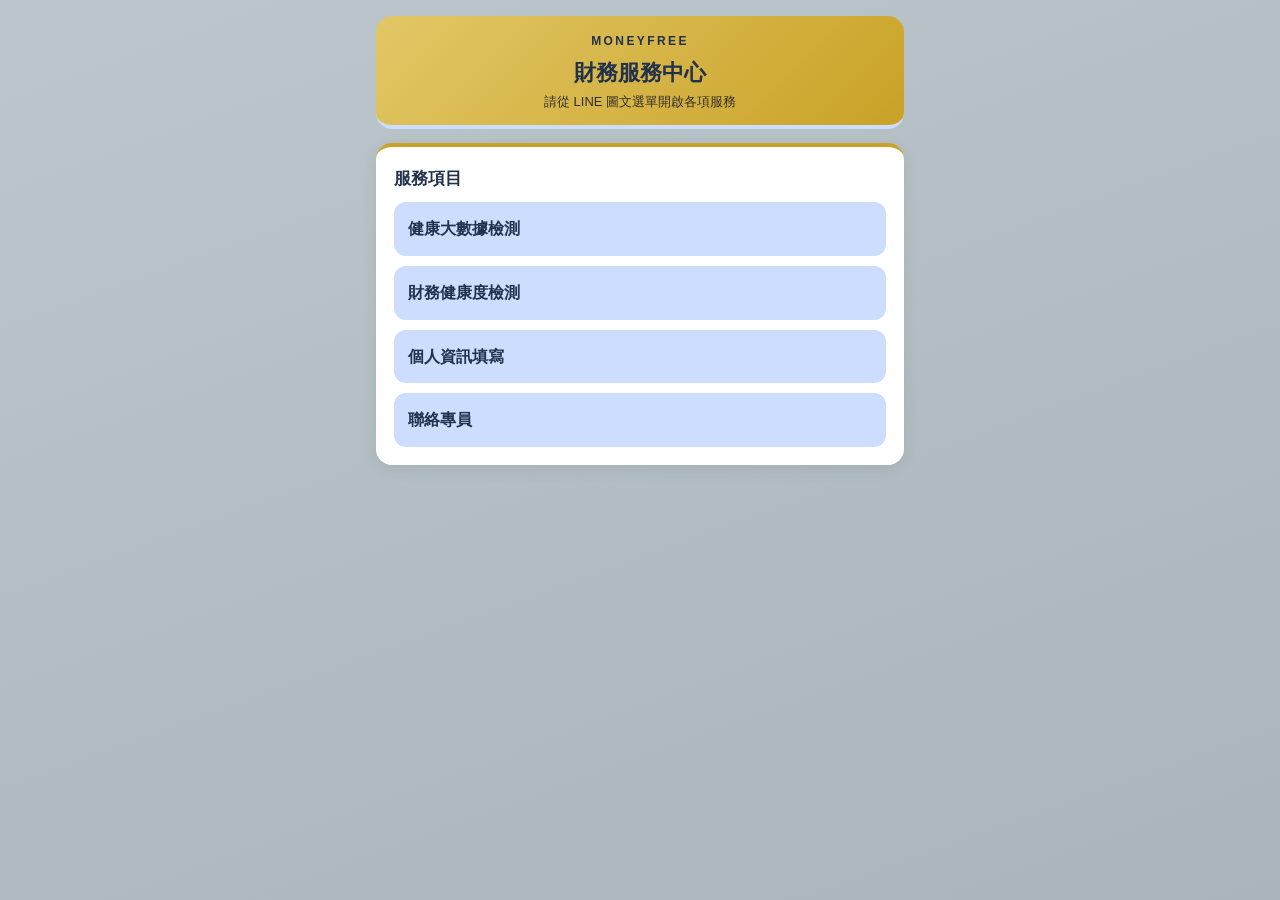
<file: index.html>
<!doctype html>
<html lang="zh-Hant">
<head>
<meta charset="utf-8">
<meta name="viewport" content="width=device-width, initial-scale=1">
<title>MoneyFree 財務服務</title>
<link rel="stylesheet" href="assets/mf_style.css?v=20261023e">
<script src="https://static.line-scdn.net/liff/edge/2/sdk.js"></script>
<script src="assets/mf_common.js?v=20261023e"></script>
</head>
<body>
<div class="mf-wrap">
  <div class="mf-header">
    <div class="mf-brand">MONEYFREE</div>
    <h1 class="mf-title">財務服務中心</h1>
    <p class="mf-sub">請從 LINE 圖文選單開啟各項服務</p>
  </div>
  <div id="mf_router" class="mf-loading"><div class="mf-spinner"></div>載入中…</div>
  <div id="mf_menu" class="mf-card mf-menu mf-hidden">
    <h2>服務項目</h2>
    <a href="health_detect.html">健康大數據檢測</a>
    <a href="money_health.html">財務健康度檢測</a>
    <a href="personal_info.html">個人資訊填寫</a>
    <a id="mf_contact" href="#">聯絡專員</a>
  </div>
</div>
<script>
// LIFF 入口:LIFF URL 例如 https://liff.line.me/{ID}/money_health.html
// LINE 會開啟本頁並帶 liff.state,依目標頁選擇對應 LIFF ID 初始化後自動導向
(async () => {
  document.getElementById('mf_contact').href = MF_CONFIG.contactUrl;
  const mfState = new URLSearchParams(location.search).get('liff.state') || '';
  const mfAllowed = ['health_detect.html', 'money_health.html', 'personal_info.html', 'owner_report.html'];
  const mfTarget = mfAllowed.find((p) => mfState.includes(p));
  if (!mfTarget || typeof liff === 'undefined') {
    mfShow('mf_router', false); mfShow('mf_menu');
    return;
  }
  try {
    const mfId = ['personal_info.html', 'owner_report.html'].includes(mfTarget) ? MF_CONFIG.liffFull : MF_CONFIG.liffHalf;
    await liff.init({ liffId: mfId }); // 初始化後 LIFF 會自動導向 liff.state 指定的頁面
  } catch (e) {
    location.replace(mfTarget);
  }
})();
</script>
</body>
</html>
</file>
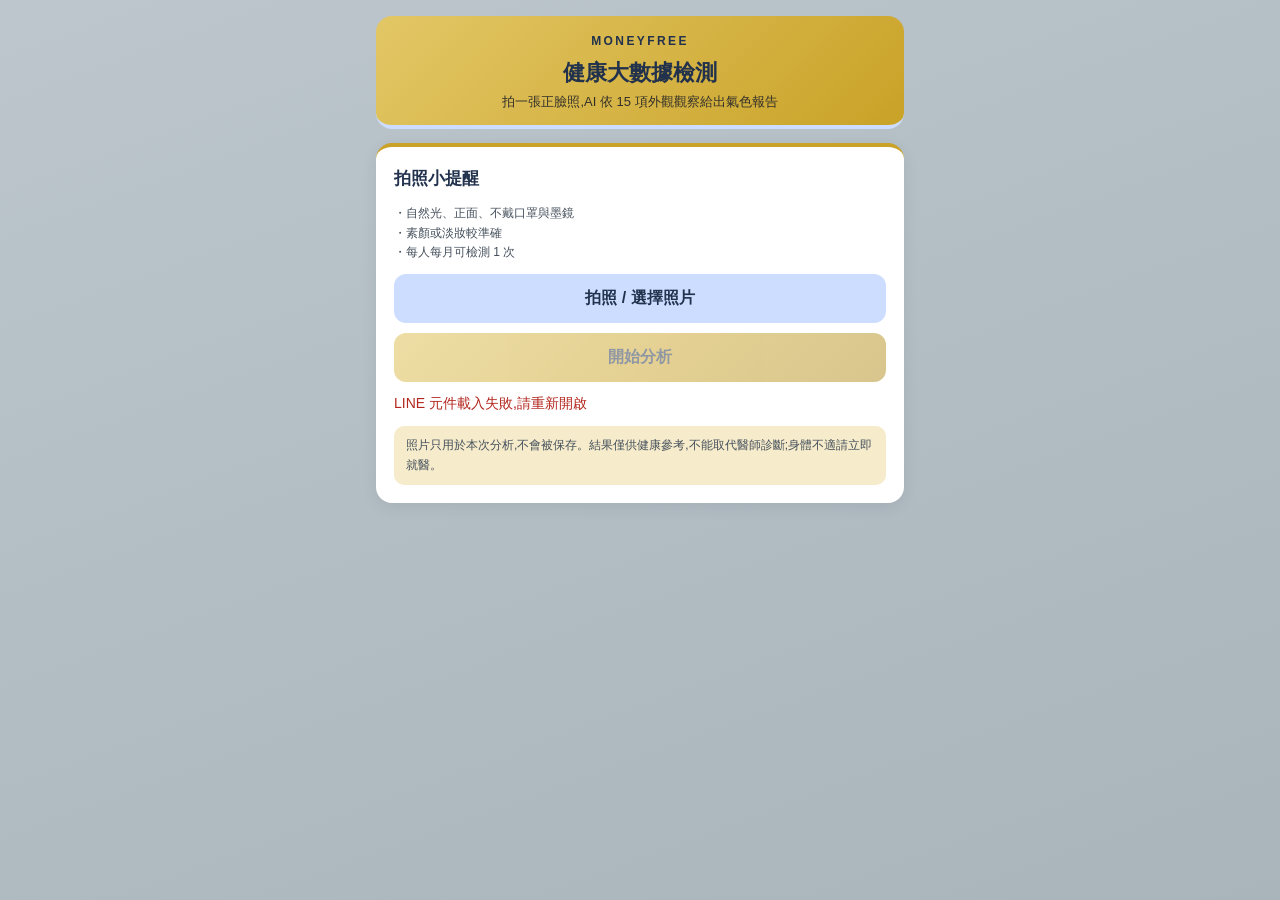
<file: health_detect.html>
<!doctype html>
<html lang="zh-Hant">
<head>
<meta charset="utf-8">
<meta name="viewport" content="width=device-width, initial-scale=1">
<title>健康大數據檢測</title>
<link rel="stylesheet" href="assets/mf_style.css?v=20261023e">
<script src="https://static.line-scdn.net/liff/edge/2/sdk.js"></script>
<script src="assets/mf_common.js?v=20261023e"></script>
</head>
<body>
<div class="mf-wrap">
  <div class="mf-header">
    <div class="mf-brand">MONEYFREE</div>
    <h1 class="mf-title">健康大數據檢測</h1>
    <p class="mf-sub">拍一張正臉照,AI 依 15 項外觀觀察給出氣色報告</p>
  </div>

  <div id="mf_loading" class="mf-loading"><div class="mf-spinner"></div><span id="mf_loading_text">載入中…</span></div>

  <div id="mf_intro" class="mf-card mf-hidden">
    <h2>拍照小提醒</h2>
    <p class="mf-note">・自然光、正面、不戴口罩與墨鏡<br>・素顏或淡妝較準確<br>・每人每月可檢測 1 次</p>
    <img id="mf_preview_img" class="mf-photo-preview mf-hidden" alt="照片預覽">
    <input id="mf_file" type="file" accept="image/*" capture="user" class="mf-hidden">
    <button id="mf_pick" class="mf-btn mf-ghost">拍照 / 選擇照片</button>
    <button id="mf_submit" class="mf-btn" disabled>開始分析</button>
    <div id="mf_err" class="mf-error"></div>
    <div class="mf-disclaimer">照片只用於本次分析,不會被保存。結果僅供健康參考,不能取代醫師診斷;身體不適請立即就醫。</div>
  </div>

  <div id="mf_report" class="mf-hidden">
    <div class="mf-card mf-score-big">
      <div class="mf-label" id="mf_month"></div>
      <div class="mf-num" id="mf_total">--</div>
      <div class="mf-label">綜合氣色分數(滿分 100)</div>
      <p id="mf_summary" style="text-align:left"></p>
    </div>
    <div class="mf-card"><h2>15 項觀察</h2><div id="mf_items"></div></div>
    <div class="mf-card"><h2>生活建議</h2><ul id="mf_tips"></ul></div>
    <div class="mf-card" id="mf_improve"><h2>健康改善建議</h2>
      <h3 class="mf-sub-h">🥗 飲食建議</h3><ul id="mf_diet"></ul>
      <h3 class="mf-sub-h">💊 營養補充品</h3><ul id="mf_supplements"></ul>
      <h3 class="mf-sub-h">🏃 運動建議</h3><ul id="mf_exercise"></ul>
      <div class="mf-disclaimer">本報告為外觀觀察,僅供健康參考,不能取代醫師診斷;營養補充品使用前請先諮詢醫師或藥師,如有不適或急症請立即就醫。每人每月可檢測 1 次。</div>
    </div>
    <button class="mf-btn" style="margin-top:14px" id="mf_retest">再測一次</button>
    <p class="mf-note mf-hidden" id="mf_quota_note" style="text-align:center;margin-top:14px">本月檢測額度已用完,下個月可以再測</p>
    <button class="mf-btn mf-ghost" style="margin-top:10px" onclick="mfClose()">關閉</button>
  </div>
</div>
<script>
const MF_ITEMS = [
  ['complexion', '氣色紅潤度'], ['tone_even', '膚色均勻度'], ['radiance', '皮膚光澤度'],
  ['eye_energy', '眼神精神度'], ['dark_circles', '黑眼圈改善度'], ['eye_puffiness', '眼周浮腫改善度'],
  ['lip_color', '唇色健康度'], ['face_puffiness', '臉部浮腫改善度'], ['fatigue_lines', '疲勞紋改善度'],
  ['blemish', '痘痘泛紅改善度'], ['relaxation', '表情放鬆度'], ['posture', '臉部對稱與姿態'],
  ['hair', '頭髮光澤度'], ['hydration', '皮膚水潤度'], ['vitality', '整體活力感'],
];
let mfImageData = null;

function mfRenderReport(mfRec, mfRemaining = 0) {
  mfShow('mf_retest', mfRemaining > 0);
  mfShow('mf_quota_note', !(mfRemaining > 0));
  document.getElementById('mf_retest').textContent = `再測一次(本月剩 ${mfRemaining} 次)`;
  document.getElementById('mf_month').textContent = `${mfRec.month} 檢測報告`;
  document.getElementById('mf_total').textContent = mfRec.total;
  const mfS = mfRec.scores || {};
  document.getElementById('mf_summary').textContent = mfS.summary || mfRec.summary || '';
  document.getElementById('mf_items').innerHTML = MF_ITEMS.map(([k, label]) => {
    const v = Math.max(0, Math.min(100, Number(mfS.scores?.[k] ?? 0)));
    return `<div class="mf-bar-row"><div class="mf-bar-head"><span>${label}</span><b>${v}</b></div>
      <div class="mf-bar"><i style="width:${v}%"></i></div>
      <div class="mf-bar-note">${mfEsc(mfS.notes?.[k] || '')}</div></div>`;
  }).join('');
  const mfList = (id, arr) => {
    const el = document.getElementById(id);
    el.innerHTML = (arr || []).map((t) => `<li>${mfEsc(t)}</li>`).join('');
    el.previousElementSibling.classList.toggle('mf-hidden', !(arr || []).length);
  };
  document.getElementById('mf_tips').innerHTML = (mfS.tips || []).map((t) => `<li>${mfEsc(t)}</li>`).join('');
  mfList('mf_diet', mfS.diet); mfList('mf_supplements', mfS.supplements); mfList('mf_exercise', mfS.exercise);
  mfShow('mf_intro', false); mfShow('mf_loading', false); mfShow('mf_report');
}

function mfResize(mfFile) {
  return new Promise((resolve, reject) => {
    const mfImg = new Image();
    mfImg.onload = () => {
      const mfMax = 900;
      const r = Math.min(1, mfMax / Math.max(mfImg.width, mfImg.height));
      const c = document.createElement('canvas');
      c.width = Math.round(mfImg.width * r); c.height = Math.round(mfImg.height * r);
      c.getContext('2d').drawImage(mfImg, 0, 0, c.width, c.height);
      URL.revokeObjectURL(mfImg.src);
      resolve(c.toDataURL('image/jpeg', 0.85));
    };
    mfImg.onerror = () => reject(new Error('無法讀取照片'));
    mfImg.src = URL.createObjectURL(mfFile);
  });
}

document.getElementById('mf_retest').onclick = () => {
  mfImageData = null;
  document.getElementById('mf_file').value = '';
  document.getElementById('mf_preview_img').classList.add('mf-hidden');
  document.getElementById('mf_submit').disabled = true;
  document.getElementById('mf_pick').textContent = '拍照 / 選擇照片';
  document.getElementById('mf_err').textContent = '';
  mfShow('mf_report', false); mfShow('mf_intro'); window.scrollTo(0, 0);
};
document.getElementById('mf_pick').onclick = () => document.getElementById('mf_file').click();
document.getElementById('mf_file').onchange = async (e) => {
  const f = e.target.files[0];
  if (!f) return;
  try {
    mfImageData = await mfResize(f);
    const p = document.getElementById('mf_preview_img');
    p.src = mfImageData; p.classList.remove('mf-hidden');
    document.getElementById('mf_submit').disabled = false;
    document.getElementById('mf_pick').textContent = '重新拍照';
  } catch (err) { document.getElementById('mf_err').textContent = err.message; }
};
document.getElementById('mf_submit').onclick = async () => {
  if (!mfImageData) return;
  document.getElementById('mf_err').textContent = '';
  mfShow('mf_intro', false); mfShow('mf_loading');
  document.getElementById('mf_loading_text').textContent = 'AI 分析中,約需 10–20 秒…';
  try {
    const r = await mfApi('health_submit', { image: mfImageData });
    if (r.mfPreview) { mfToast('預覽模式不會送出分析'); mfShow('mf_loading', false); mfShow('mf_intro'); return; }
    mfRenderReport(r.record, r.remaining);
  } catch (err) {
    if (err.mfStatus === 409 && err.mfData.record) { mfToast('本月額度已用完'); mfRenderReport(err.mfData.record, 0); return; }
    mfShow('mf_loading', false); mfShow('mf_intro');
    document.getElementById('mf_err').textContent = err.message;
  }
};

(async () => {
  try {
    await mfInit(MF_CONFIG.liffHalf);
    const r = await mfApi('health_status');
    if (r.record) { mfRenderReport(r.record, r.remaining); return; }
    mfShow('mf_loading', false); mfShow('mf_intro');
  } catch (err) {
    mfShow('mf_loading', false); mfShow('mf_intro');
    document.getElementById('mf_err').textContent = err.message;
  }
})();
</script>
</body>
</html>
</file>
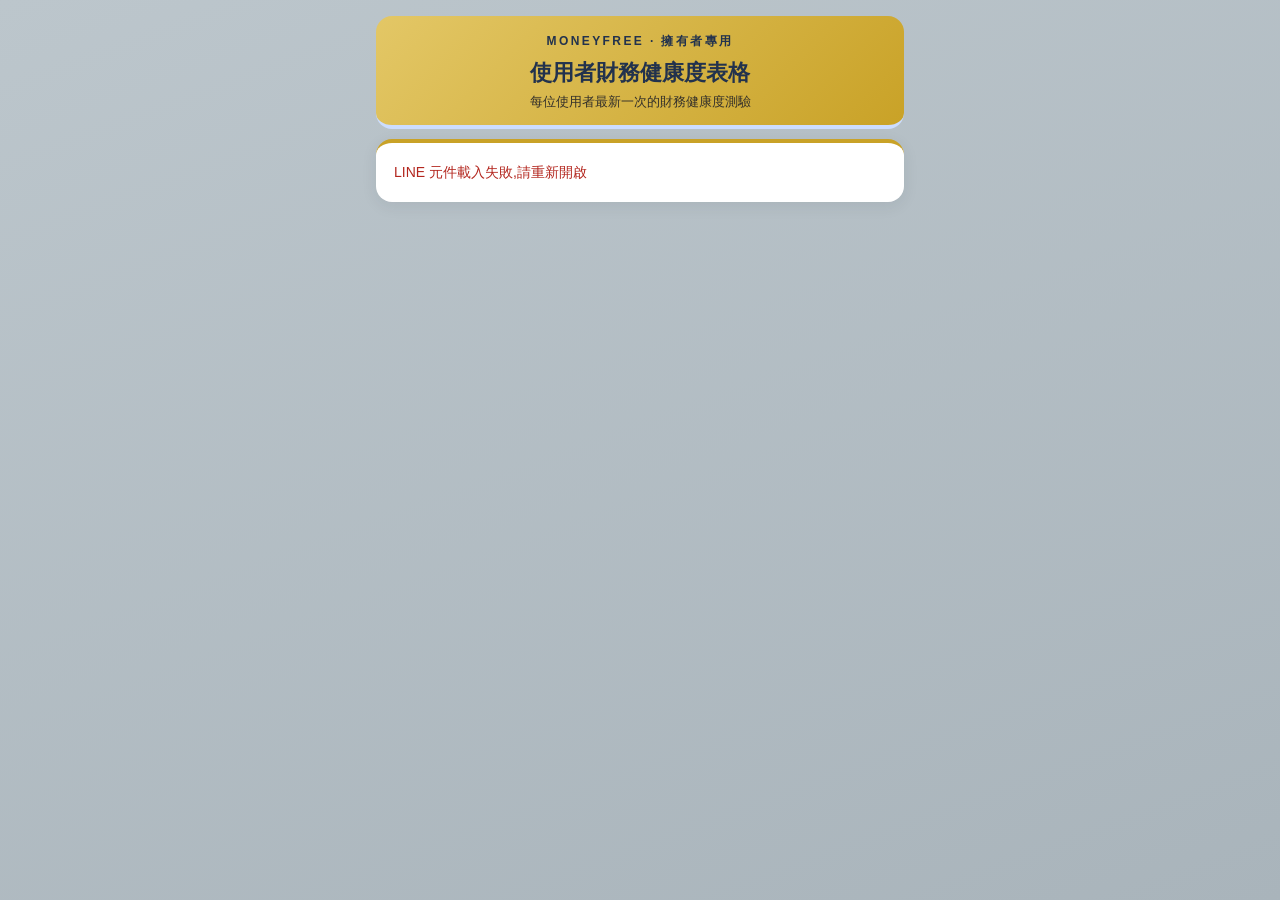
<file: owner_report.html>
<!doctype html>
<html lang="zh-Hant">
<head>
<meta charset="utf-8">
<meta name="viewport" content="width=device-width, initial-scale=1">
<title>使用者財務健康度表格</title>
<link rel="stylesheet" href="assets/mf_style.css?v=20261023e">
<script src="https://static.line-scdn.net/liff/edge/2/sdk.js"></script>
<script src="assets/mf_common.js?v=20261023e"></script>
<script src="assets/mf_quiz_data.js?v=20261023e"></script>
<style>
  .mf-stats { display: grid; grid-template-columns: 1fr 1fr; gap: 10px; }
  .mf-stat { background: var(--mf-blue-soft); border-radius: 12px; padding: 12px; text-align: center; }
  .mf-stat b { display: block; font-size: 28px; color: var(--mf-gold-dark); }
  .mf-stat span { font-size: 12px; color: var(--mf-muted); }
  .mf-dist-row { display: grid; grid-template-columns: 74px 1fr 40px; align-items: center; gap: 8px; margin: 8px 0; font-size: 13px; }
  .mf-dist-bar { height: 18px; background: var(--mf-blue-soft); border-radius: 6px; overflow: hidden; }
  .mf-dist-bar > i { display: block; height: 100%; background: linear-gradient(90deg, #dcbc4a, var(--mf-gold-dark)); }
  .mf-table-wrap { overflow-x: auto; -webkit-overflow-scrolling: touch; margin: 0 -6px; }
  .mf-table { border-collapse: collapse; width: 100%; min-width: 520px; font-size: 13px; }
  .mf-table th, .mf-table td { padding: 8px 6px; border-bottom: 1px solid var(--mf-line); text-align: center; white-space: nowrap; }
  .mf-table th { background: var(--mf-blue-soft); color: var(--mf-blue); position: sticky; top: 0; cursor: pointer; }
  .mf-table td:first-child, .mf-table th:first-child { text-align: left; position: sticky; left: 0; background: #fff; }
  .mf-table th:first-child { background: var(--mf-blue-soft); }
  .mf-table .mf-total { font-weight: 800; color: var(--mf-gold-dark); }
</style>
</head>
<body>
<div class="mf-wrap">
  <div class="mf-header">
    <div class="mf-brand">MONEYFREE · 擁有者專用</div>
    <h1 class="mf-title">使用者財務健康度表格</h1>
    <p class="mf-sub">每位使用者最新一次的財務健康度測驗</p>
  </div>
  <div id="mf_loading" class="mf-loading"><div class="mf-spinner"></div>載入中…</div>
  <div id="mf_err" class="mf-card mf-error mf-hidden"></div>

  <div id="mf_week" class="mf-hidden">
    <div class="mf-card"><h2>過去一週檢測</h2><p class="mf-note" id="mf_week_range"></p>
      <h3 class="mf-sub-h">健康大數據檢測</h3><div class="mf-table-wrap"><table class="mf-table" id="mf_week_health" style="min-width:0"></table></div>
      <h3 class="mf-sub-h">財務健康度檢測</h3><div class="mf-table-wrap"><table class="mf-table" id="mf_week_quiz" style="min-width:0"></table></div>
    </div>
  </div>

  <div id="mf_report" class="mf-hidden">
    <div class="mf-card">
      <div class="mf-stats">
        <div class="mf-stat"><b id="mf_count">0</b><span>已測驗人數</span></div>
        <div class="mf-stat"><b id="mf_avg">0</b><span>平均總分</span></div>
      </div>
    </div>
    <div class="mf-card"><h2>總分分佈</h2><div id="mf_dist"></div></div>
    <div class="mf-card"><h2>五力平均</h2><div id="mf_dimavg"></div></div>
    <div class="mf-card"><h2>使用者明細</h2>
      <p class="mf-note">點欄位標題可排序;表格可左右滑動</p>
      <div class="mf-table-wrap"><table class="mf-table"><thead id="mf_thead"></thead><tbody id="mf_tbody"></tbody></table></div>
    </div>
    <button class="mf-btn mf-ghost" style="margin-top:14px" onclick="mfClose()">關閉</button>
  </div>
</div>
<script>
const MF_BANDS = [[80, 100, '80–100'], [60, 79, '60–79'], [40, 59, '40–59'], [0, 39, '0–39']];
let mfRows = []; let mfSort = { key: 'total', dir: -1 };

function mfBar(label, value, max, text) {
  const w = max ? Math.round((value / max) * 100) : 0;
  return `<div class="mf-dist-row"><span>${label}</span><div class="mf-dist-bar"><i style="width:${w}%"></i></div><b>${text}</b></div>`;
}

function mfRenderTable() {
  const MF_SHORT = { flex: '彈性', stress: '抗壓', ret: '回報', health: '健康', growth: '成長' };
  const cols = [['name', '使用者'], ['total', '總分'], ['persona', '性格'], ...MF_DIMS.map(([k]) => [k, MF_SHORT[k]]), ['at', '測驗日期'], ['times', '次數']];
  document.getElementById('mf_thead').innerHTML = `<tr>${cols.map(([k, l]) =>
    `<th data-k="${k}">${l}${mfSort.key === k ? (mfSort.dir < 0 ? ' ▼' : ' ▲') : ''}</th>`).join('')}</tr>`;
  const val = (r, k) => (MF_DIMS.some(([d]) => d === k) ? Number(r.dims?.[k]) || 0 : r[k]);
  const rows = [...mfRows].sort((a, b) => {
    const x = val(a, mfSort.key); const y = val(b, mfSort.key);
    return (x > y ? 1 : x < y ? -1 : 0) * mfSort.dir;
  });
  document.getElementById('mf_tbody').innerHTML = rows.map((r) => `<tr>
    <td>${mfEsc(r.name)}</td><td class="mf-total">${r.total}</td><td>${mfEsc(r.persona)}</td>
    ${MF_DIMS.map(([k]) => `<td>${Number(r.dims?.[k]) || 0}</td>`).join('')}
    <td>${new Date(r.at).toLocaleDateString('zh-TW')}</td><td>${r.times}</td></tr>`).join('');
}

function mfRender(rows) {
  mfRows = rows;
  const n = rows.length;
  document.getElementById('mf_count').textContent = n;
  document.getElementById('mf_avg').textContent = n ? Math.round(rows.reduce((s, r) => s + r.total, 0) / n) : '-';
  const counts = MF_BANDS.map(([lo, hi]) => rows.filter((r) => r.total >= lo && r.total <= hi).length);
  const maxC = Math.max(1, ...counts);
  document.getElementById('mf_dist').innerHTML = MF_BANDS.map(([, , label], i) => mfBar(label + ' 分', counts[i], maxC, `${counts[i]} 人`)).join('');
  document.getElementById('mf_dimavg').innerHTML = MF_DIMS.map(([k, label]) => {
    const avg = n ? Math.round(rows.reduce((s, r) => s + (Number(r.dims?.[k]) || 0), 0) / n) : 0;
    return mfBar(label.replace('程度', '').replace('度', ''), avg, 100, avg);
  }).join('');
  mfRenderTable();
  mfShow('mf_loading', false); mfShow('mf_report');
}

// 每週報表卡片的「看完整表格」會帶 ?week=1
function mfDayTw(iso) { return new Date(iso).toLocaleDateString('zh-TW', { timeZone: 'Asia/Taipei', month: '2-digit', day: '2-digit' }); }
function mfWeekTable(id, rows, resultLabel) {
  const body = rows.length
    ? rows.map((r) => `<tr><td>${mfEsc(r.name)}</td><td class="mf-total">${r.total}</td><td style="white-space:normal;text-align:left">${mfEsc(r.result || '-')}</td><td>${mfDayTw(r.at)}</td></tr>`).join('')
    : '<tr><td colspan="4" style="text-align:center">本週無新檢測</td></tr>';
  document.getElementById(id).innerHTML = `<thead><tr><th>使用者</th><th>分數</th><th>${resultLabel}</th><th>日期</th></tr></thead><tbody>${body}</tbody>`;
}
function mfRenderWeek(d) {
  document.getElementById('mf_week_range').textContent = `${mfDayTw(d.from)} ~ ${mfDayTw(new Date(new Date(d.to) - 1).toISOString())}(健康 ${d.health.length} 人次、財務 ${d.quiz.length} 人次)`;
  mfWeekTable('mf_week_health', d.health, '總評');
  mfWeekTable('mf_week_quiz', d.quiz, '理財性格');
  mfShow('mf_week');
}

document.getElementById('mf_thead').onclick = (e) => {
  const k = e.target.closest('th')?.dataset.k;
  if (!k) return;
  mfSort = { key: k, dir: mfSort.key === k ? -mfSort.dir : -1 };
  mfRenderTable();
};

(async () => {
  try {
    await mfInit(MF_CONFIG.liffFull);
    const mfWeekMode = new URLSearchParams(location.search).get('week') === '1';
    const r = await mfApi('owner_quiz_report');
    if (mfWeekMode) {
      const w = await mfApi('owner_weekly');
      mfRenderWeek(w.mfPreview ? { from: new Date(Date.now() - 7 * 864e5).toISOString(), to: new Date().toISOString(),
        health: [{ name: '預覽 A', total: 78, result: '氣色不錯,注意睡眠', at: new Date().toISOString() }],
        quiz: [{ name: '預覽 B', total: 62, result: '潛力探索者', at: new Date().toISOString() }] } : w);
    }
    if (r.mfPreview) {
      mfRender([
        { name: '預覽 A', total: 82, persona: '財務領航者', dims: { flex: 85, stress: 80, ret: 78, health: 84, growth: 83 }, at: new Date().toISOString(), times: 2 },
        { name: '預覽 B', total: 55, persona: '潛力探索者', dims: { flex: 60, stress: 50, ret: 40, health: 62, growth: 63 }, at: new Date().toISOString(), times: 1 },
        { name: '預覽 C', total: 33, persona: '重新起步者', dims: { flex: 30, stress: 35, ret: 20, health: 40, growth: 40 }, at: new Date().toISOString(), times: 1 },
      ]);
      return;
    }
    mfRender(r.rows || []);
  } catch (err) {
    mfShow('mf_loading', false);
    const el = document.getElementById('mf_err'); el.textContent = err.message; el.classList.remove('mf-hidden');
  }
})();
</script>
</body>
</html>
</file>
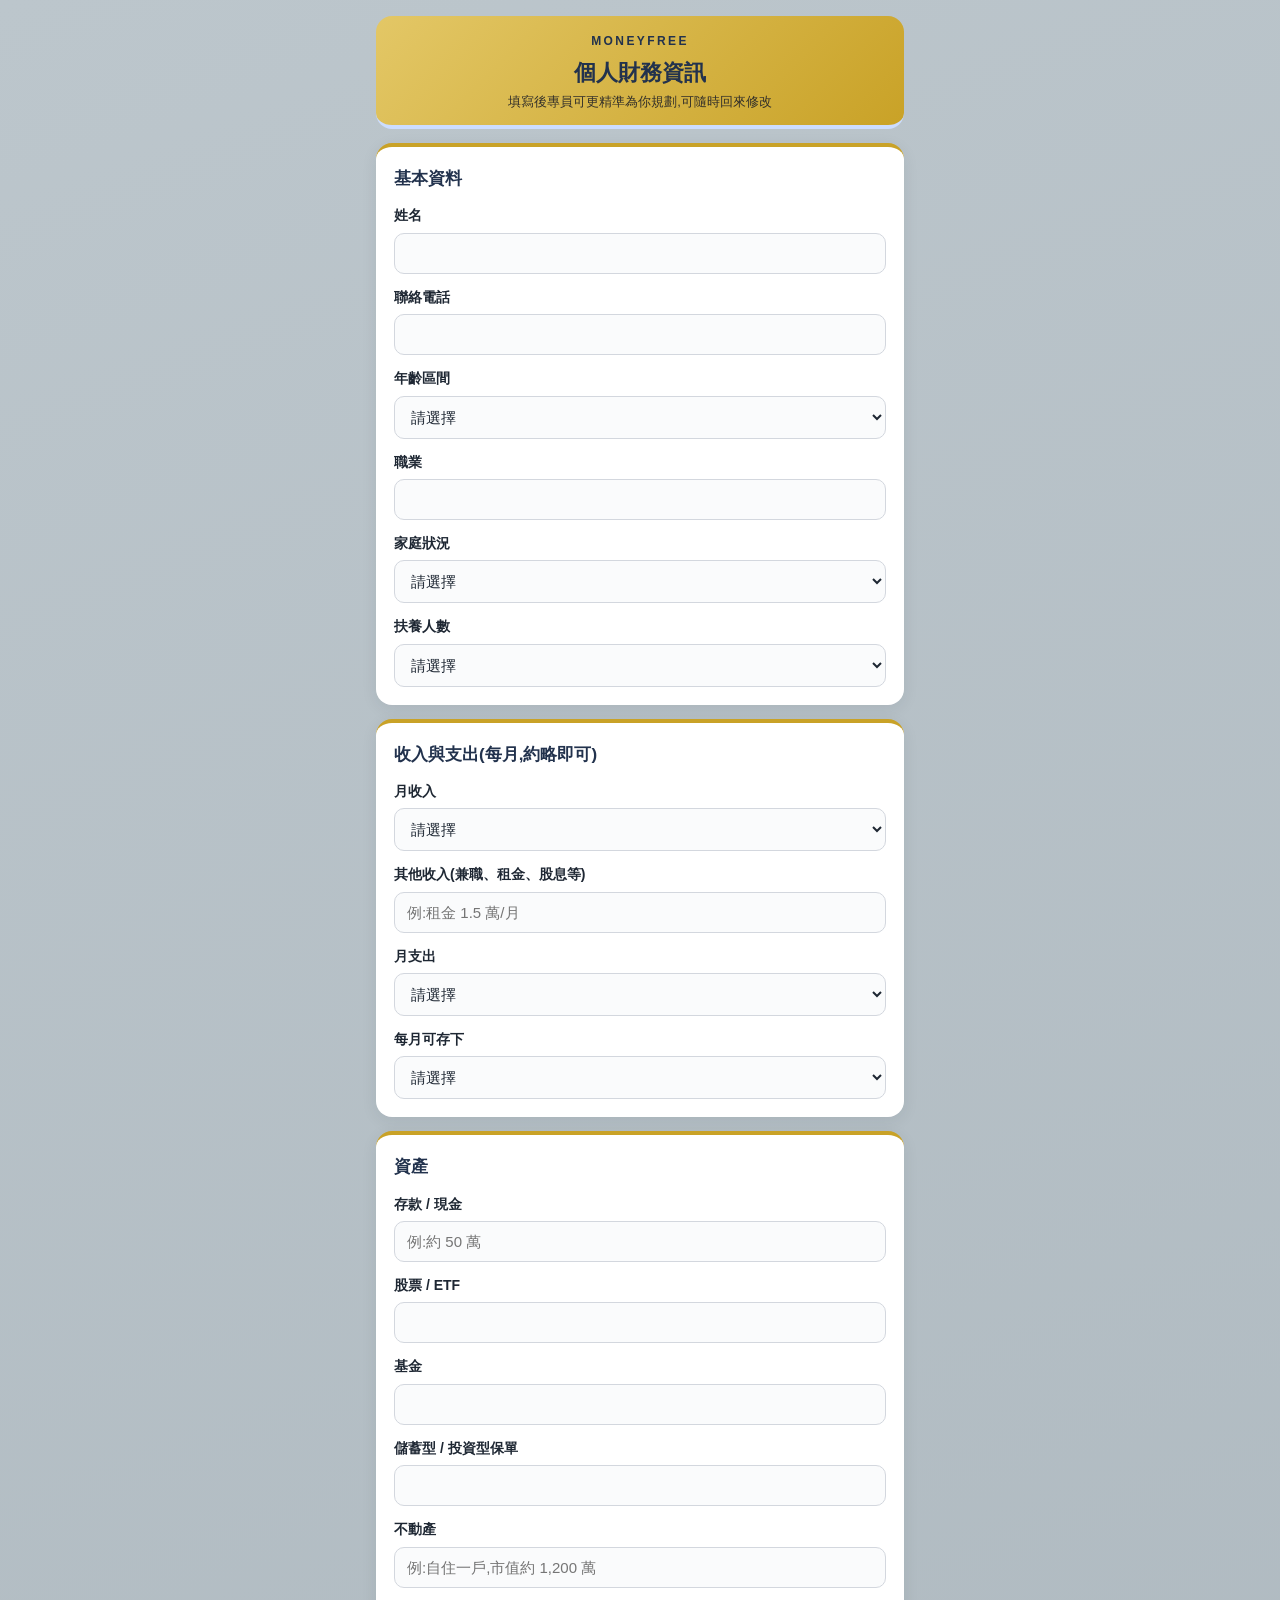
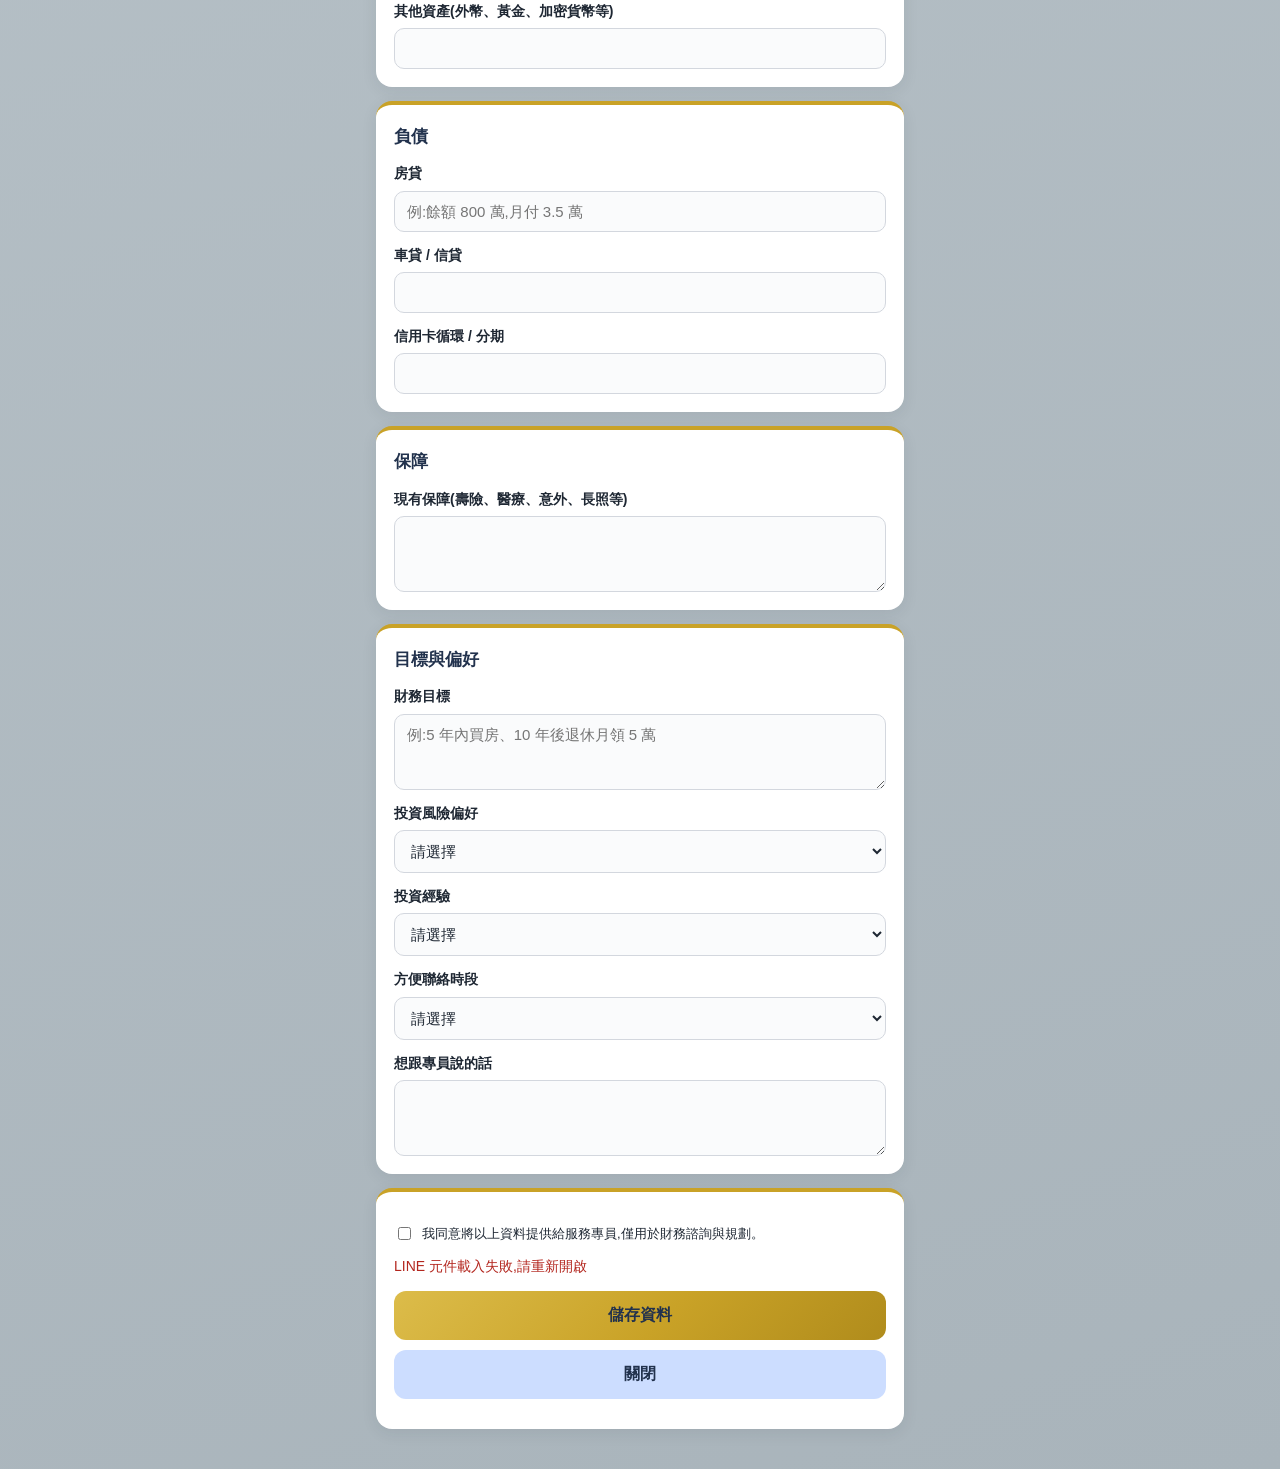
<file: personal_info.html>
<!doctype html>
<html lang="zh-Hant">
<head>
<meta charset="utf-8">
<meta name="viewport" content="width=device-width, initial-scale=1">
<title>個人資訊填寫</title>
<link rel="stylesheet" href="assets/mf_style.css?v=20261023e">
<script src="https://static.line-scdn.net/liff/edge/2/sdk.js"></script>
<script src="assets/mf_common.js?v=20261023e"></script>
</head>
<body>
<div class="mf-wrap">
  <div class="mf-header">
    <div class="mf-brand">MONEYFREE</div>
    <h1 class="mf-title">個人財務資訊</h1>
    <p class="mf-sub">填寫後專員可更精準為你規劃,可隨時回來修改</p>
  </div>
  <div id="mf_loading" class="mf-loading"><div class="mf-spinner"></div>載入中…</div>
  <form id="mf_form" class="mf-hidden" autocomplete="off"></form>
</div>
<script>
// [區塊標題, [[欄位代號, 標籤, 類型, 選項或提示]]]
const MF_SECTIONS = [
  ['基本資料', [
    ['name', '姓名', 'text'], ['phone', '聯絡電話', 'tel'],
    ['age', '年齡區間', 'select', ['20 歲以下', '20–29', '30–39', '40–49', '50–59', '60 歲以上']],
    ['job', '職業', 'text'],
    ['family', '家庭狀況', 'select', ['單身', '已婚無子女', '已婚有子女', '單親', '其他']],
    ['dependents', '扶養人數', 'select', ['0', '1', '2', '3', '4 人以上']],
  ]],
  ['收入與支出(每月,約略即可)', [
    ['income', '月收入', 'select', ['3 萬以下', '3–5 萬', '5–8 萬', '8–12 萬', '12–20 萬', '20 萬以上']],
    ['side_income', '其他收入(兼職、租金、股息等)', 'text', '例:租金 1.5 萬/月'],
    ['expense', '月支出', 'select', ['2 萬以下', '2–4 萬', '4–6 萬', '6–10 萬', '10 萬以上']],
    ['saving_rate', '每月可存下', 'select', ['幾乎存不了', '收入 10% 以下', '10–20%', '20–40%', '40% 以上']],
  ]],
  ['資產', [
    ['cash', '存款 / 現金', 'text', '例:約 50 萬'],
    ['stocks', '股票 / ETF', 'text'], ['funds', '基金', 'text'],
    ['insurance_saving', '儲蓄型 / 投資型保單', 'text'],
    ['real_estate', '不動產', 'text', '例:自住一戶,市值約 1,200 萬'],
    ['other_assets', '其他資產(外幣、黃金、加密貨幣等)', 'text'],
  ]],
  ['負債', [
    ['mortgage', '房貸', 'text', '例:餘額 800 萬,月付 3.5 萬'],
    ['car_loan', '車貸 / 信貸', 'text'], ['card_debt', '信用卡循環 / 分期', 'text'],
  ]],
  ['保障', [
    ['protection', '現有保障(壽險、醫療、意外、長照等)', 'textarea'],
  ]],
  ['目標與偏好', [
    ['goals', '財務目標', 'textarea', '例:5 年內買房、10 年後退休月領 5 萬'],
    ['risk', '投資風險偏好', 'select', ['保守:不能接受虧損', '穩健:可接受小幅波動', '積極:可承受較大波動以換取成長']],
    ['experience', '投資經驗', 'select', ['沒有', '1–3 年', '3–10 年', '10 年以上']],
    ['contact_time', '方便聯絡時段', 'select', ['平日白天', '平日晚上', '週末', '皆可']],
    ['notes', '想跟專員說的話', 'textarea'],
  ]],
];

function mfBuildForm() {
  const html = MF_SECTIONS.map(([title, fields]) => `<div class="mf-card"><h2>${title}</h2>${fields.map(([k, label, type, extra]) => {
    const id = `mf_f_${k}`;
    if (type === 'select') {
      return `<label class="mf-field">${label}<select id="${id}" name="${k}"><option value="">請選擇</option>${extra.map((o) => `<option>${o}</option>`).join('')}</select></label>`;
    }
    if (type === 'textarea') return `<label class="mf-field">${label}<textarea id="${id}" name="${k}" maxlength="500" placeholder="${extra || ''}"></textarea></label>`;
    return `<label class="mf-field">${label}<input id="${id}" name="${k}" type="${type}" maxlength="200" placeholder="${extra || ''}"></label>`;
  }).join('')}</div>`).join('');
  document.getElementById('mf_form').innerHTML = `${html}
    <div class="mf-card">
      <label class="mf-check"><input type="checkbox" id="mf_consent">我同意將以上資料提供給服務專員,僅用於財務諮詢與規劃。</label>
      <div id="mf_err" class="mf-error"></div>
      <button type="submit" class="mf-btn" style="margin-top:14px" id="mf_save">儲存資料</button>
      <button type="button" class="mf-btn mf-ghost" onclick="mfClose()">關閉</button>
      <p class="mf-note" id="mf_updated"></p>
    </div>`;
}

function mfFill(mfData) {
  Object.entries(mfData || {}).forEach(([k, v]) => {
    const el = document.getElementById(`mf_f_${k}`);
    if (el) el.value = v;
  });
}

mfBuildForm();
document.getElementById('mf_form').onsubmit = async (e) => {
  e.preventDefault();
  const errEl = document.getElementById('mf_err');
  errEl.textContent = '';
  if (!document.getElementById('mf_consent').checked) { errEl.textContent = '請先勾選同意提供資料'; return; }
  const data = {};
  new FormData(e.target).forEach((v, k) => { if (String(v).trim()) data[k] = String(v).trim(); });
  if (!data.name || !data.phone) { errEl.textContent = '請至少填寫姓名與聯絡電話'; return; }
  const btn = document.getElementById('mf_save');
  btn.disabled = true; btn.textContent = '儲存中…';
  try {
    const r = await mfApi('personal_save', { data });
    mfToast(r.mfPreview ? '預覽模式不會儲存' : '已儲存,專員會盡快與你聯繫');
    document.getElementById('mf_updated').textContent = `最後更新:${new Date().toLocaleString('zh-TW')}`;
  } catch (err) { errEl.textContent = err.message; }
  btn.disabled = false; btn.textContent = '儲存資料';
};

(async () => {
  try {
    await mfInit(MF_CONFIG.liffFull);
    const r = await mfApi('personal_get');
    if (r.record) {
      mfFill(r.record.data);
      document.getElementById('mf_consent').checked = true;
      document.getElementById('mf_updated').textContent = `最後更新:${new Date(r.record.updated_at).toLocaleString('zh-TW')}`;
    }
  } catch (err) {
    setTimeout(() => { document.getElementById('mf_err').textContent = err.message; });
  }
  mfShow('mf_loading', false); mfShow('mf_form');
})();
</script>
</body>
</html>
</file>
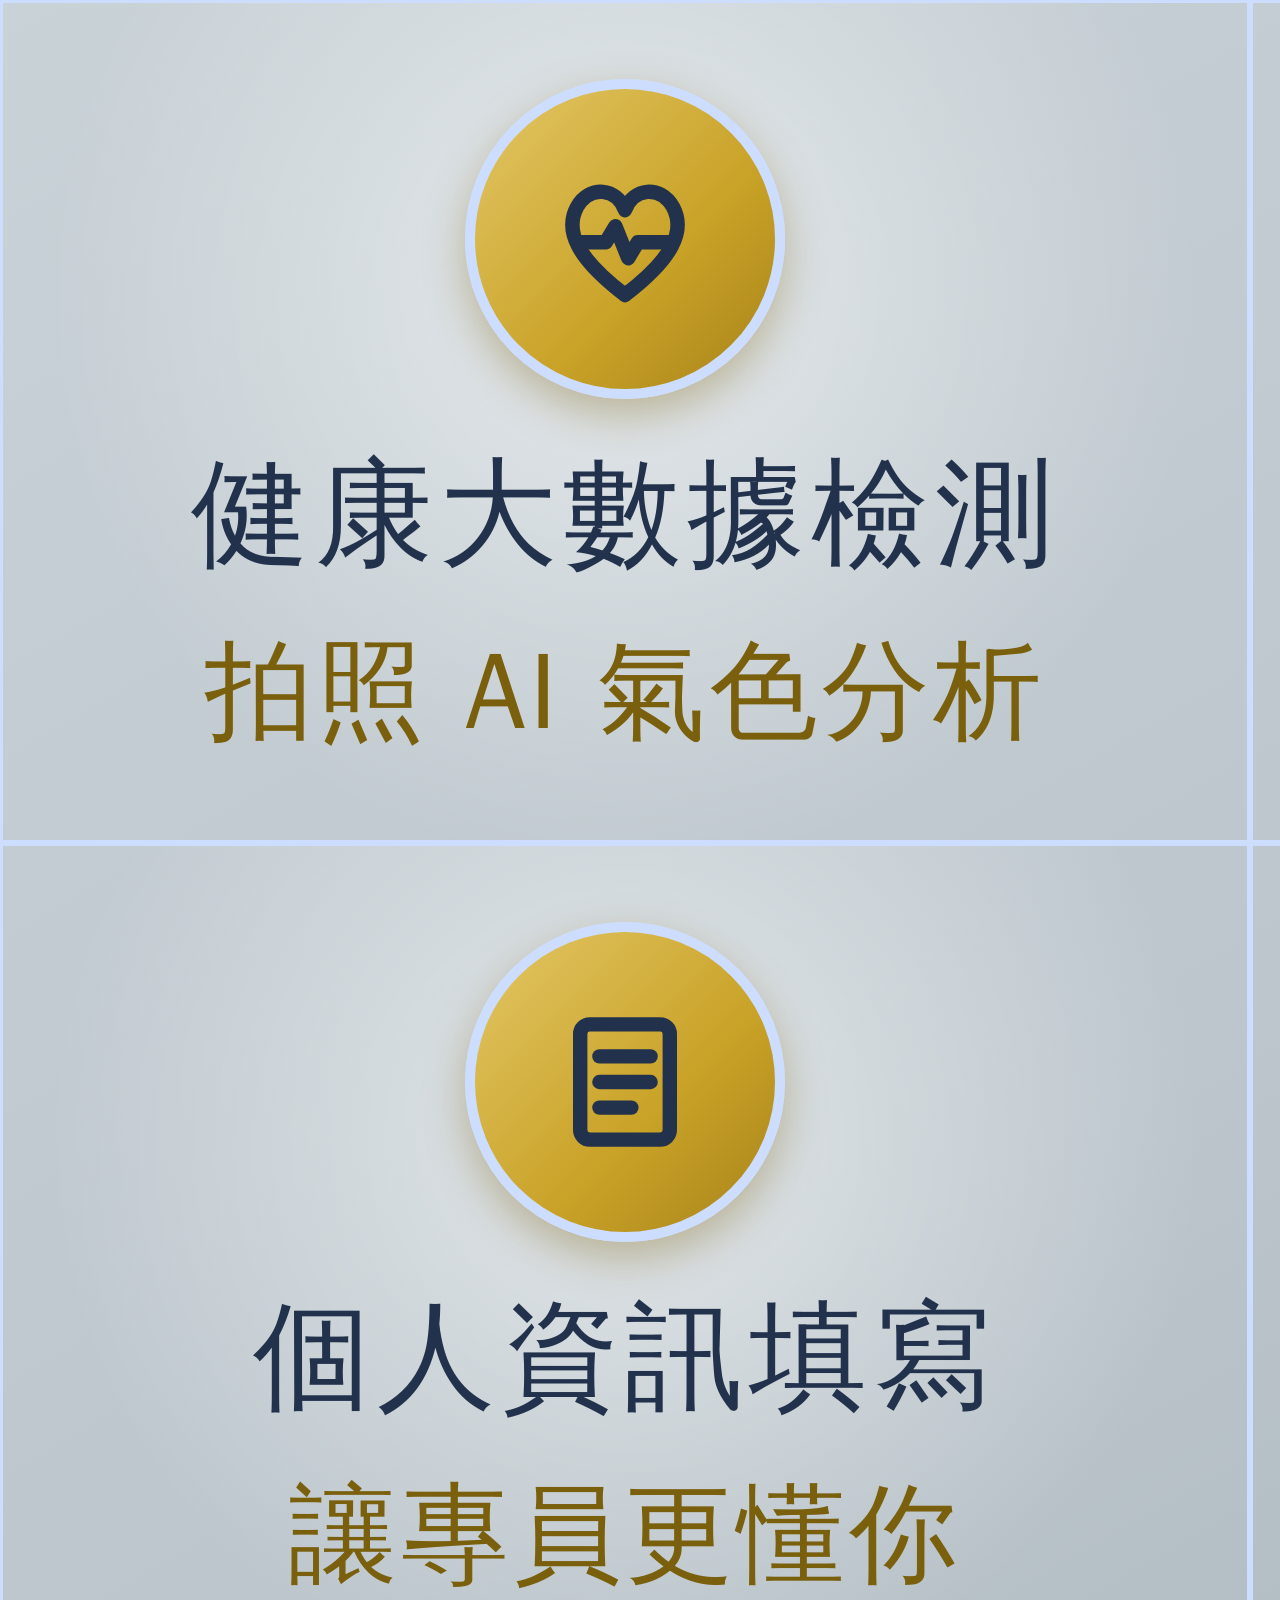
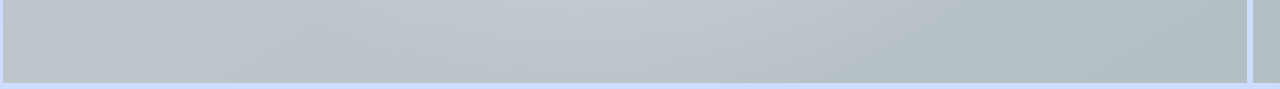
<file: tools/mf_richmenu.html>
<!doctype html>
<html lang="zh-Hant">
<head>
<meta charset="utf-8">
<title>MoneyFree 圖文選單原稿</title>
<!-- 圖文選單原稿:以 2500x1686 截圖輸出為 assets/richmenu.jpg -->
<style>
  html, body { margin: 0; width: 2500px; height: 1686px; font-family: "WenQuanYi Zen Hei", "Noto Sans TC", sans-serif; }
  .mf-grid {
    display: grid; grid-template-columns: 1fr 1fr; grid-template-rows: 1fr 1fr; width: 100%; height: 100%;
    background: linear-gradient(150deg, #c9d2d7 0%, #bcc6cc 55%, #aab5bc 100%); gap: 0;
  }
  .mf-cell {
    position: relative; display: flex; flex-direction: column; align-items: center; justify-content: center;
    border: 6px solid #ccddff; margin: -3px; background: radial-gradient(circle at 50% 35%, rgba(255,255,255,.55) 0%, rgba(255,255,255,0) 70%);
  }
  .mf-icon {
    width: 300px; height: 300px; border-radius: 50%; display: flex; align-items: center; justify-content: center;
    background: linear-gradient(135deg, #e3c766 0%, #c9a227 60%, #a8841a 100%); box-shadow: 0 16px 40px rgba(122,95,12,.35);
    border: 10px solid #ccddff;
  }
  .mf-icon svg { width: 160px; height: 160px; fill: none; stroke: #22324d; stroke-width: 9; stroke-linecap: round; stroke-linejoin: round; }
  .mf-label { margin-top: 36px; font-size: 118px; font-weight: 700; color: #22324d; letter-spacing: 6px; }
  .mf-sub { margin-top: 24px; font-size: 108px; color: #7a5f0c; letter-spacing: 4px; }
</style>
</head>
<body>
<div class="mf-grid">
  <div class="mf-cell">
    <div class="mf-icon"><svg viewBox="0 0 100 100"><path d="M50 85 C20 62 12 45 20 30 C28 16 45 18 50 32 C55 18 72 16 80 30 C88 45 80 62 50 85Z"/><path d="M22 52 H38 L44 42 L52 62 L58 52 H78"/></svg></div>
    <div class="mf-label">健康大數據檢測</div><div class="mf-sub">拍照 AI 氣色分析</div>
  </div>
  <div class="mf-cell">
    <div class="mf-icon"><svg viewBox="0 0 100 100"><path d="M15 85 H85"/><path d="M25 75 V55"/><path d="M42 75 V40"/><path d="M59 75 V48"/><path d="M76 75 V25"/><path d="M20 40 L42 25 L58 34 L82 14"/></svg></div>
    <div class="mf-label">財務健康度檢測</div><div class="mf-sub">2 分鐘理財性格測驗</div>
  </div>
  <div class="mf-cell">
    <div class="mf-icon"><svg viewBox="0 0 100 100"><rect x="22" y="14" width="56" height="72" rx="6"/><path d="M34 34 H66"/><path d="M34 50 H66"/><path d="M34 66 H54"/></svg></div>
    <div class="mf-label">個人資訊填寫</div><div class="mf-sub">讓專員更懂你</div>
  </div>
  <div class="mf-cell">
    <div class="mf-icon"><svg viewBox="0 0 100 100"><path d="M18 26 H82 V66 H48 L30 80 V66 H18 Z"/><circle cx="36" cy="46" r="2"/><circle cx="50" cy="46" r="2"/><circle cx="64" cy="46" r="2"/></svg></div>
    <div class="mf-label">聯絡專員</div><div class="mf-sub">一對一諮詢</div>
  </div>
</div>
</body>
</html>
</file>
<file: assets/mf_style.css>
:root {
  --mf-bg: #bcc6cc;
  --mf-bg-2: #a9b4bb;
  --mf-card: #ffffff;
  --mf-gold: #c9a227;
  --mf-gold-dark: #9c7c14;
  --mf-gold-soft: #f6eccb;
  --mf-blue: #22324d; /* 深藏青:文字用,確保可讀 */
  --mf-blue-accent: #ccddff;
  --mf-blue-soft: #ccddff;
  --mf-text: #1e2733;
  --mf-muted: #45505c;
  --mf-line: #d3d7de;
  --mf-danger: #b3261e;
  --mf-radius: 16px;
}
* { box-sizing: border-box; }
html, body { margin: 0; }
body {
  font-family: -apple-system, "PingFang TC", "Noto Sans TC", "Microsoft JhengHei", sans-serif;
  background: linear-gradient(160deg, var(--mf-bg) 0%, var(--mf-bg-2) 100%);
  color: var(--mf-text);
  min-height: 100vh;
  line-height: 1.6;
}
.mf-wrap { max-width: 560px; margin: 0 auto; padding: 16px 16px 40px; }
.mf-header { text-align: center; padding: 16px 12px 12px; background: linear-gradient(135deg, #e3c766 0%, var(--mf-gold) 100%); border-radius: var(--mf-radius); border-bottom: 4px solid var(--mf-blue-accent); }
.mf-brand { font-size: 12px; letter-spacing: .2em; color: var(--mf-blue); font-weight: 700; }
.mf-title { font-size: 22px; margin: 4px 0 2px; color: var(--mf-blue); }
.mf-sub { font-size: 13px; color: #33302a; margin: 0; }
.mf-card {
  background: var(--mf-card); border-radius: var(--mf-radius); padding: 18px;
  margin-top: 14px; box-shadow: 0 4px 16px rgba(30, 39, 51, .08);
  border-top: 4px solid var(--mf-gold);
}
.mf-card h2 { font-size: 17px; margin: 0 0 10px; color: var(--mf-blue); }
.mf-btn {
  display: block; width: 100%; border: 0; border-radius: 12px; padding: 14px;
  font-size: 16px; font-weight: 700; cursor: pointer;
  background: linear-gradient(135deg, #dcbc4a 0%, var(--mf-gold) 55%, #b08c1c 100%); color: var(--mf-blue); border: 0;
}
.mf-btn:disabled { opacity: .5; cursor: not-allowed; }
.mf-btn.mf-ghost { background: var(--mf-blue-accent); color: var(--mf-blue); border: 0; }
.mf-btn + .mf-btn { margin-top: 10px; }
.mf-note { font-size: 12px; color: var(--mf-muted); }
.mf-disclaimer {
  font-size: 12px; color: var(--mf-muted); background: var(--mf-gold-soft);
  border-radius: 10px; padding: 10px 12px; margin-top: 12px;
}
.mf-hidden { display: none !important; }
.mf-loading { text-align: center; padding: 30px 0; color: var(--mf-muted); }
.mf-spinner {
  width: 36px; height: 36px; margin: 0 auto 10px; border-radius: 50%;
  border: 4px solid var(--mf-blue-soft); border-top-color: var(--mf-gold); animation: mf-spin 1s linear infinite;
}
@keyframes mf-spin { to { transform: rotate(360deg); } }
.mf-error { color: var(--mf-danger); font-size: 14px; margin-top: 10px; }
.mf-toast {
  position: fixed; left: 50%; bottom: 24px; transform: translateX(-50%);
  background: var(--mf-gold); color: var(--mf-blue); border: 1px solid var(--mf-blue-accent); padding: 10px 18px; border-radius: 999px;
  font-size: 14px; box-shadow: 0 6px 18px rgba(0,0,0,.2); z-index: 9;
}
.mf-score-big { text-align: center; }
.mf-score-big .mf-num { font-size: 52px; font-weight: 800; color: var(--mf-gold-dark); line-height: 1.1; }
.mf-score-big .mf-label { font-size: 13px; color: var(--mf-muted); }
.mf-bar-row { margin: 10px 0; }
.mf-bar-head { display: flex; justify-content: space-between; font-size: 14px; }
.mf-bar { height: 8px; background: var(--mf-blue-soft); border-radius: 99px; overflow: hidden; margin-top: 4px; }
.mf-bar > i { display: block; height: 100%; background: linear-gradient(90deg, #dcbc4a, var(--mf-gold-dark)); }
.mf-bar-note { font-size: 12px; color: var(--mf-muted); margin-top: 2px; }
.mf-photo-preview { width: 100%; border-radius: 12px; margin: 10px 0; display: block; }
label.mf-field { display: block; margin: 12px 0 0; font-size: 14px; font-weight: 600; }
.mf-field input, .mf-field select, .mf-field textarea {
  display: block; width: 100%; margin-top: 6px; padding: 11px 12px; font-size: 15px;
  border: 1px solid var(--mf-line); border-radius: 10px; background: #fafbfc; color: var(--mf-text);
  font-family: inherit;
}
.mf-field textarea { min-height: 76px; resize: vertical; }
.mf-check { display: flex; gap: 8px; align-items: flex-start; font-size: 13px; margin-top: 14px; }
.mf-progress { height: 6px; background: var(--mf-blue-soft); border-radius: 99px; overflow: hidden; }
.mf-progress > i { display: block; height: 100%; background: var(--mf-gold); transition: width .3s; }
.mf-q-count { font-size: 12px; color: var(--mf-muted); margin: 10px 0 4px; }
.mf-q-text { font-size: 18px; font-weight: 700; margin: 0 0 14px; }
.mf-option {
  display: block; width: 100%; text-align: left; padding: 14px; margin-bottom: 10px;
  border: 1.5px solid var(--mf-line); border-radius: 12px; background: #fff; font-size: 15px;
  color: var(--mf-text); cursor: pointer; font-family: inherit;
}
.mf-option:active, .mf-option.mf-picked { border-color: var(--mf-gold); background: var(--mf-gold-soft); }
.mf-persona { text-align: center; }
.mf-persona .mf-icon { font-size: 44px; }
.mf-persona .mf-name { font-size: 22px; font-weight: 800; color: var(--mf-blue); }
.mf-tag {
  display: inline-block; font-size: 12px; padding: 3px 10px; border-radius: 99px;
  background: var(--mf-blue-soft); color: var(--mf-blue); margin: 2px;
}
.mf-menu a {
  display: block; padding: 14px; margin-top: 10px; border-radius: 12px; background: var(--mf-blue-soft);
  color: var(--mf-blue); text-decoration: none; font-weight: 700;
}
.mf-sub-h { font-size: 15px; margin: 14px 0 4px; color: var(--mf-gold-dark); }
.mf-card ul { padding-left: 20px; margin: 4px 0; }
.mf-card li { margin: 4px 0; }
.mf-legend { display: flex; justify-content: center; gap: 18px; font-size: 13px; margin: 6px 0 4px; }
.mf-dot { display: inline-block; width: 12px; height: 12px; border-radius: 3px; margin-right: 6px; vertical-align: -1px; }
.mf-dot-now { background: rgba(201,162,39,.7); border: 1px solid #c9a227; }
.mf-dot-plan { background: rgba(204,221,255,.9); border: 1px solid #6f8fd6; }
.mf-bar-plan { position: relative; }
.mf-bar-plan > i { position: absolute; left: 0; top: 0; background: #8fa9e3; }
.mf-bar-plan > i.mf-bar-now { background: linear-gradient(90deg, #dcbc4a, var(--mf-gold-dark)); }
.mf-plan-copy { text-align: center; font-weight: 700; color: var(--mf-blue); margin: 16px 0 10px; }
.mf-rule72-row { display: flex; justify-content: space-between; align-items: baseline; font-size: 14px; }
.mf-rule72-row b { font-size: 26px; color: var(--mf-gold-dark); }
.mf-rule72 input[type=range] { width: 100%; margin: 10px 0 2px; accent-color: var(--mf-gold); height: 28px; }
.mf-rule72-scale { display: flex; justify-content: space-between; font-size: 12px; color: var(--mf-muted); }
.mf-rule72-result { text-align: center; font-size: 16px; margin: 14px 0 6px; }
.mf-rule72-result b { font-size: 38px; color: var(--mf-blue); margin: 0 4px; }
.mf-rule72-bar { height: 10px; background: var(--mf-blue-soft); border-radius: 99px; overflow: hidden; }
.mf-rule72-bar > i { display: block; height: 100%; background: linear-gradient(90deg, #dcbc4a, var(--mf-gold-dark)); transition: width .2s; }
#mf_rule72_formula { text-align: center; margin: 6px 0 0; }
.mf-card h2.mf-rule72-title { font-size: 34px; margin: 22px 0 8px; padding-top: 16px; border-top: 1px dashed var(--mf-line); }
</file>
